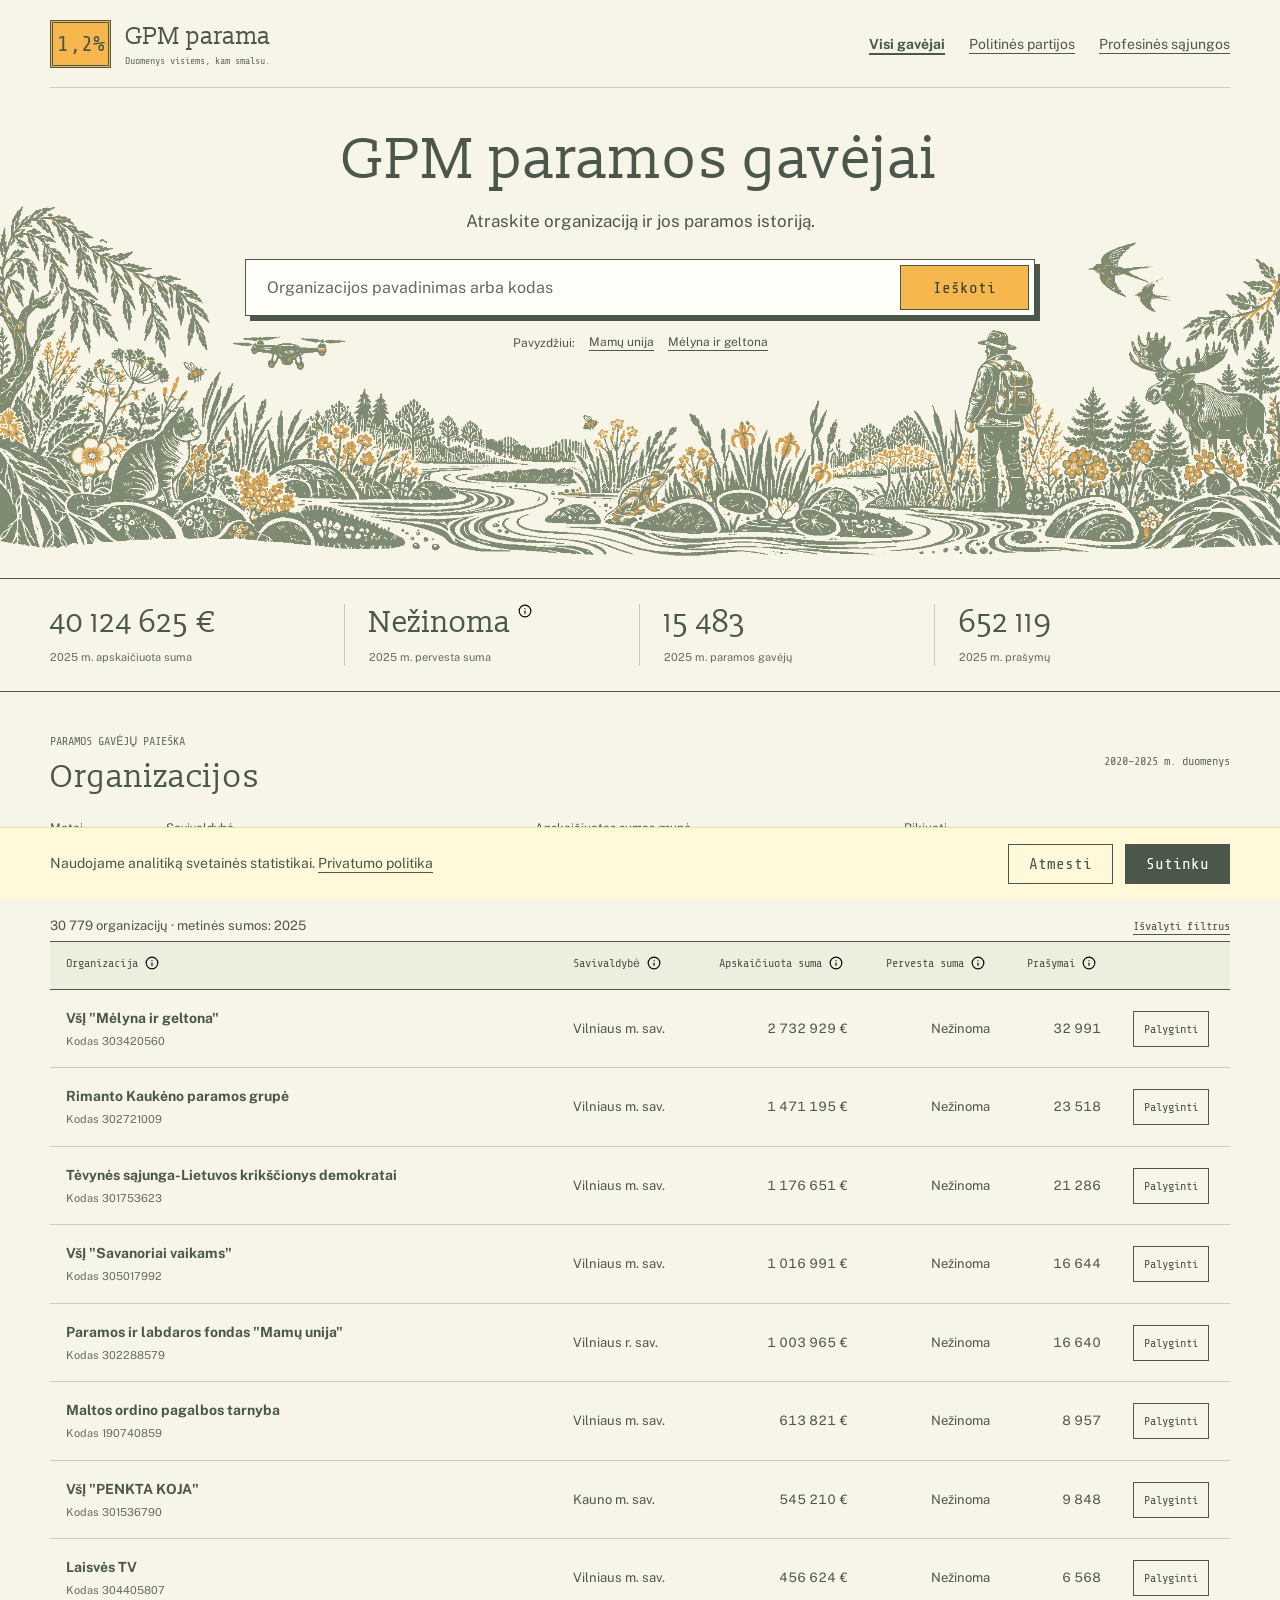
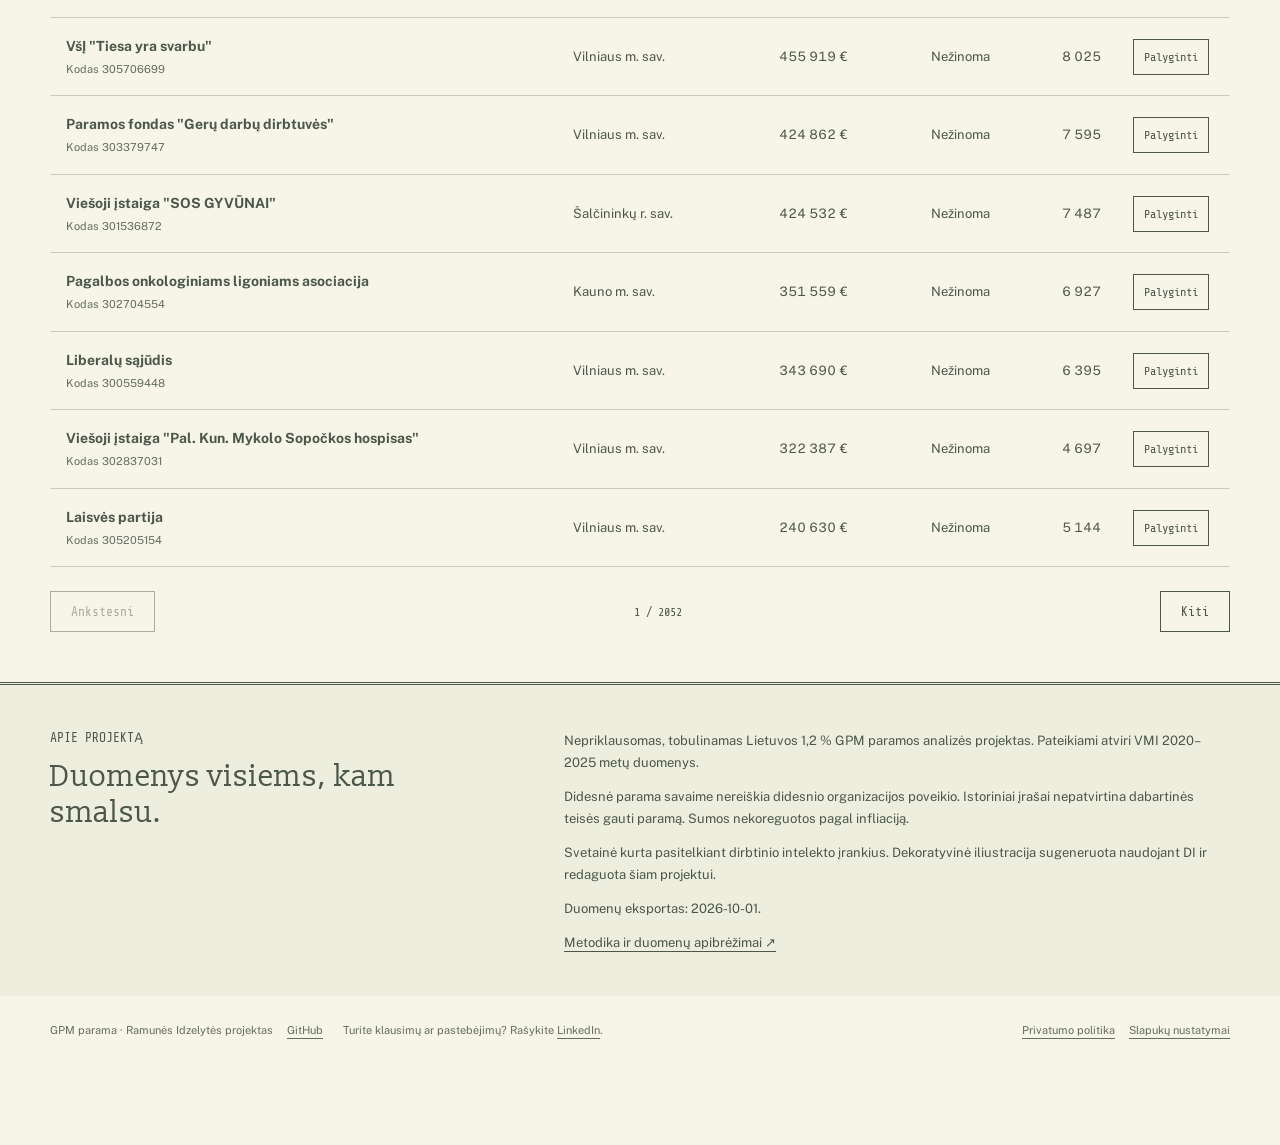
<file: index.html>
<!doctype html>
<html lang="lt">
<head>
  <meta charset="utf-8"><meta name="viewport" content="width=device-width,initial-scale=1">
  <meta name="description" content="Lietuvos GPM paramos gavėjai: organizacijų paieška, 2020–2025 m. finansavimo istorija ir palyginimas.">
  <title>GPM parama · Organizacijų paieška</title>
  <link rel="stylesheet" href="styles.css?v=term-help-2">
  <link rel="preload" href="assets/fonts/publicsans/PublicSans-Regular.ttf" as="font" type="font/ttf" crossorigin>
  <link rel="preload" href="assets/fonts/slabo13px/Slabo13px-Regular.ttf" as="font" type="font/ttf" crossorigin>
  <script defer src="vendor/chart.umd.js"></script><script defer src="terms.js?v=4"></script><script defer src="app.js?v=unknown-help-1"></script>
</head>
<body>
<a class="skip" href="#results">Pereiti prie rezultatų</a>
<header class="header wrap">
  <a class="brand" href="#"><span class="brand-mark">1,2%</span><span>GPM parama<small>Duomenys visiems, kam smalsu.</small></span></a>
<nav class="recipient-pages" aria-label="Paramos gavėjų grupės">
  <a href="index.html" aria-current="page">Visi gavėjai</a>
  <a href="politines-partijos.html">Politinės partijos</a>
  <a href="profesines-sajungos.html">Profesinės sąjungos</a>
</nav>
</header>
<main>
<section class="hero" aria-labelledby="hero-title">
  <img class="hero-photo" src="assets/river-linocut-exact.png" alt="" fetchpriority="high" width="2172" height="724">
  <div class="wrap hero-content">
    <h1 id="hero-title">GPM paramos gavėjai</h1>
    <p class="hero-description">Atraskite organizaciją ir jos paramos istoriją.</p>
    <form id="search-form" role="search">
      <label for="search" class="sr-only">Organizacijos pavadinimas arba kodas</label>
      <input id="search" type="search" placeholder="Organizacijos pavadinimas arba kodas" autocomplete="off" maxlength="160" disabled>
      <button type="submit" disabled id="search-button">Ieškoti</button>
    </form>
    <div class="examples"><span>Pavyzdžiui:</span><button data-query="Mamų unija">Mamų unija</button><button data-query="Mėlyna ir geltona">Mėlyna ir geltona</button></div>
  </div>
</section>
<section class="stats-band" aria-label="Pasirinktų metų apžvalga"><div class="wrap stats" id="stats"><p>Įkeliami duomenys…</p></div></section>
<section class="wrap directory" id="results" tabindex="-1">
  <div class="section-heading"><div><p class="eyebrow">PARAMOS GAVĖJŲ PAIEŠKA</p><h2>Organizacijos</h2></div><span class="status-label">2020–2025 m. duomenys</span></div>
  <div class="filters">
    <label>Metai<select id="year" disabled></select></label>
    <label>Savivaldybė<select id="municipality" disabled><option value="">Visos savivaldybės</option></select></label>
    <label>Apskaičiuotos sumos grupė<select id="size" disabled><option value="">Visi dydžiai</option><option value="0">Labai maža: 0–1 000 €</option><option value="1">Maža: &gt;1 000–10 000 €</option><option value="2">Vidutinė: &gt;10 000–50 000 €</option><option value="3">Didelė: &gt;50 000–100 000 €</option><option value="4">Labai didelė: &gt;100 000 €</option></select></label>
    <label>Rikiuoti<select id="sort" disabled><option value="amount">Apskaičiuota suma: nuo didžiausios</option><option value="transferred">Pervesta suma: nuo didžiausios</option><option value="name">Pavadinimas: A–Ž</option><option value="requests">Prašymai: nuo didžiausio</option></select></label>
  </div>
  <div class="result-meta"><p id="result-count" role="status" aria-live="polite">Įkeliama…</p><button class="text-button" id="reset">Išvalyti filtrus</button></div>
  <div id="error" role="alert" hidden><p>Nepavyko įkelti duomenų. Patikrinkite ryšį ir bandykite dar kartą.</p><button id="retry">Bandyti dar kartą</button></div>
  <div class="table-scroll"><table class="results-table"><thead><tr><th scope="col">Organizacija</th><th scope="col">Savivaldybė</th><th scope="col" class="numeric">Apskaičiuota suma</th><th scope="col" class="numeric">Pervesta suma</th><th scope="col" class="numeric">Prašymai</th><th scope="col"><span class="sr-only">Palyginimas</span></th></tr></thead><tbody id="result-body"></tbody></table></div>
  <div id="empty" class="empty" hidden><h3>Organizacijų nerasta</h3><p>Pabandykite kitą pavadinimą arba išvalykite filtrus.</p></div>
  <div class="pagination"><button id="previous" class="secondary" disabled>Ankstesni</button><span id="page-label"></span><button id="next" class="secondary" disabled>Kiti</button></div>
</section>
<section id="detail" class="detail-band" hidden tabindex="-1"><div class="wrap">
  <div class="section-heading"><div><p class="eyebrow" id="detail-kind">ORGANIZACIJOS ISTORIJA</p><h2 id="detail-title"></h2><p id="detail-subtitle"></p></div><button id="close-detail" class="secondary">Uždaryti</button></div>
  <div id="selected-list" class="selected-list"></div>
  <div class="chart-heading"><h3 id="chart-title">Apskaičiuota suma</h3><label>Rodiklis <select id="chart-measure"><option value="1">Apskaičiuota suma</option><option value="3">Pervesta suma</option></select></label></div>
  <div class="chart-container"><canvas id="history-chart" role="img" aria-label="Metinė organizacijų parama. Tikslios reikšmės pateiktos lentelėje žemiau."></canvas></div>
  <p id="chart-error" hidden>Diagramos įkelti nepavyko. Duomenys pateikti lentelėje.</p>
  <div class="detail-actions"><h3>Metų duomenys</h3><button class="secondary" id="share">Kopijuoti nuorodą</button></div>
  <p id="share-status" role="status"></p>
  <div class="table-scroll"><table id="history-table"><thead><tr><th>Organizacija</th><th>Metai</th><th class="numeric">Apskaičiuota suma</th><th class="numeric">Pervesta suma</th><th class="numeric">Prašymai</th><th class="numeric">Apskaičiuota vienam prašymui</th></tr></thead><tbody></tbody></table></div>
</div></section>
<section class="about-band" id="about"><div class="wrap about-grid"><div><p class="eyebrow">APIE PROJEKTĄ</p><h2>Duomenys visiems, kam smalsu.</h2></div><div>
  <p>Nepriklausomas, tobulinamas Lietuvos 1,2 % GPM paramos analizės projektas. Pateikiami atviri VMI 2020–2025 metų duomenys.</p>
  <p>Didesnė parama savaime nereiškia didesnio organizacijos poveikio. Istoriniai įrašai nepatvirtina dabartinės teisės gauti paramą. Sumos nekoreguotos pagal infliaciją.</p>
  <p>Svetainė kurta pasitelkiant dirbtinio intelekto įrankius. Dekoratyvinė iliustracija sugeneruota naudojant DI ir redaguota šiam projektui.</p>
  <p id="data-date"></p><a href="https://github.com/Ramuneid/lithuania-gpm-support-analysis/blob/main/METHODOLOGY.md" target="_blank" rel="noopener">Metodika ir duomenų apibrėžimai ↗</a>
</div></div></section>
</main>
<aside id="compare-tray" class="compare-tray" hidden aria-label="Pasirinktos organizacijos"><div class="wrap"><span id="tray-label"></span><div><button id="clear-compare" class="text-button">Išvalyti</button><button id="open-compare">Palyginti</button></div></div></aside>
<div class="sr-only" id="notice" role="status" aria-live="polite"></div>
<footer class="wrap footer">
  <div class="footer-project"><span>GPM parama · Ramunės Idzelytės projektas</span><a href="https://github.com/Ramuneid/lithuania-gpm-support-analysis">GitHub</a></div>
  <div class="footer-contact">Turite klausimų ar pastebėjimų? Rašykite <a href="https://www.linkedin.com/in/idzelyte" target="_blank" rel="noopener noreferrer">LinkedIn</a>.</div>
  <div class="footer-privacy"><a href="privatumo-politika.html">Privatumo politika</a><button type="button" class="text-button" data-consent-settings hidden>Slapukų nustatymai</button></div>
</footer>
<noscript><p class="wrap">Paieškai reikalingas JavaScript. Analizės užrašinės prieinamos projekto GitHub saugykloje.</p></noscript>
<script defer src="consent.js?v=2"></script>
</body></html>
</file>
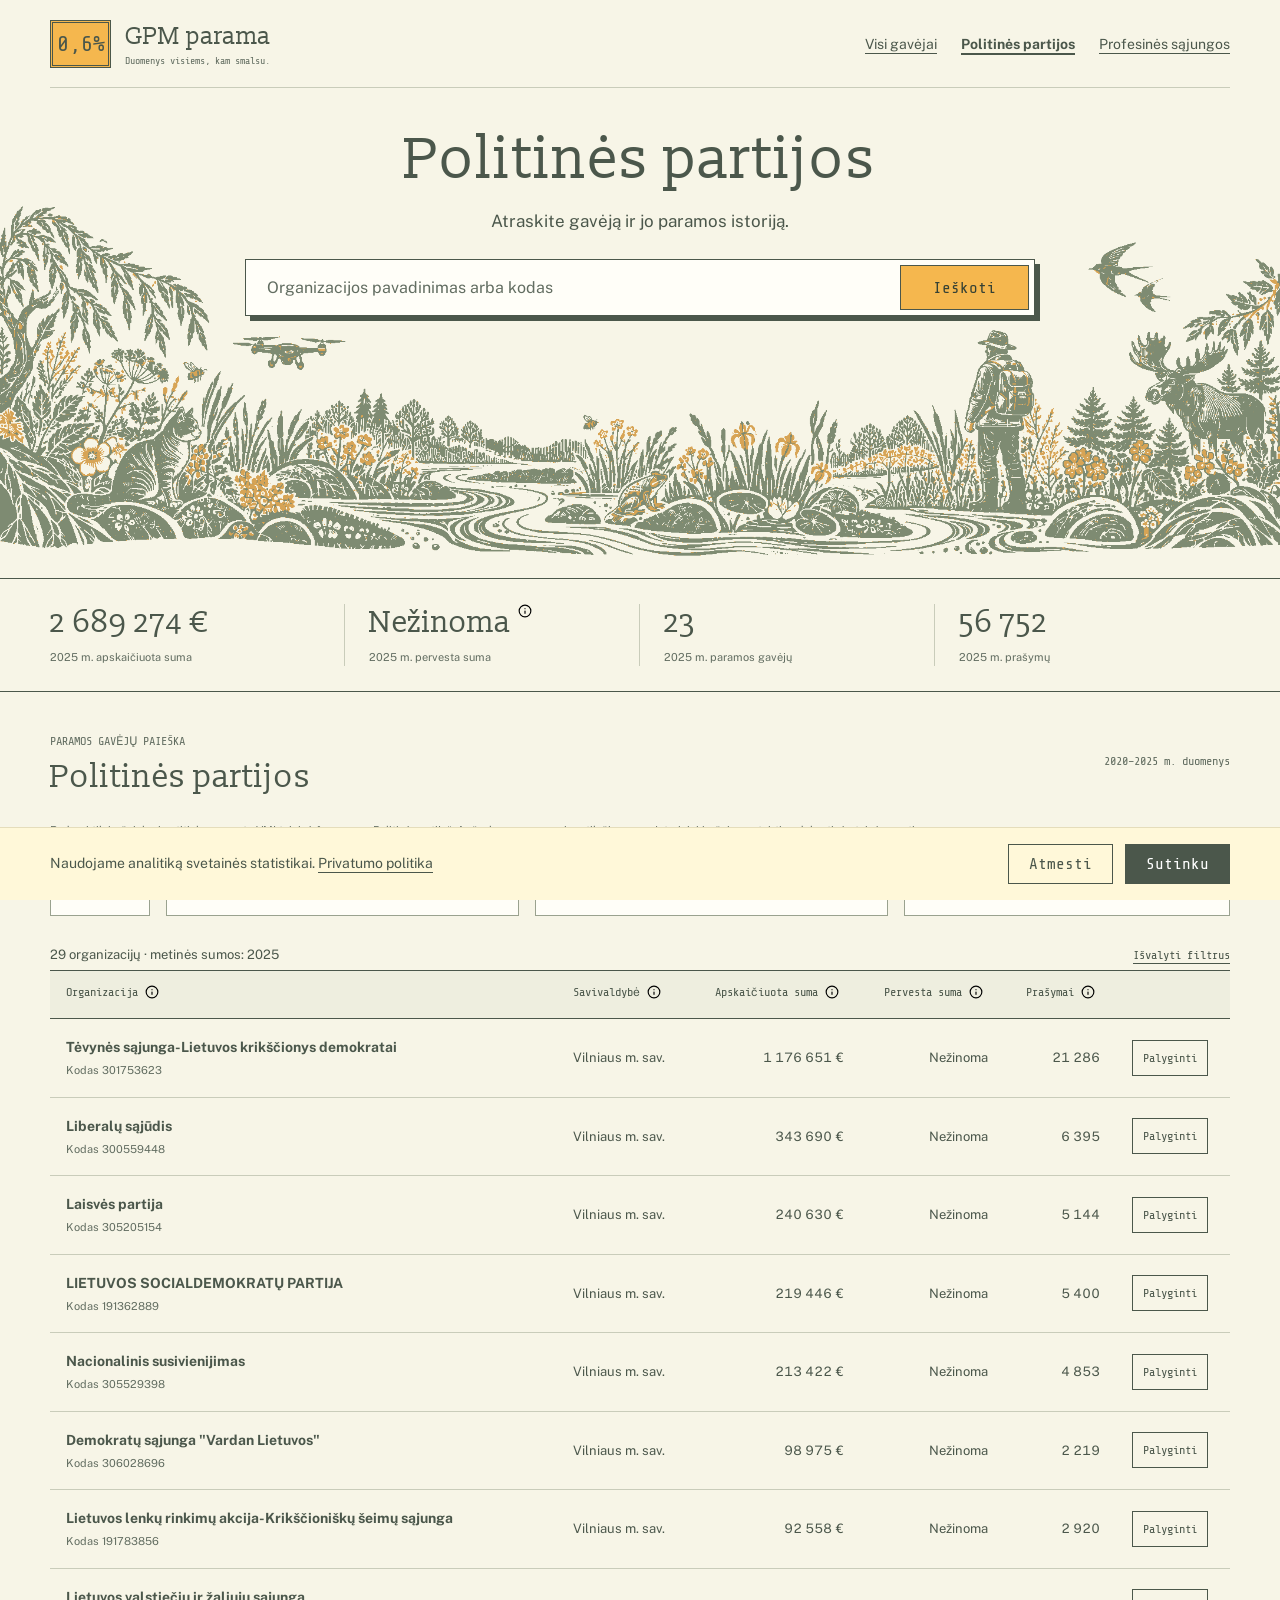
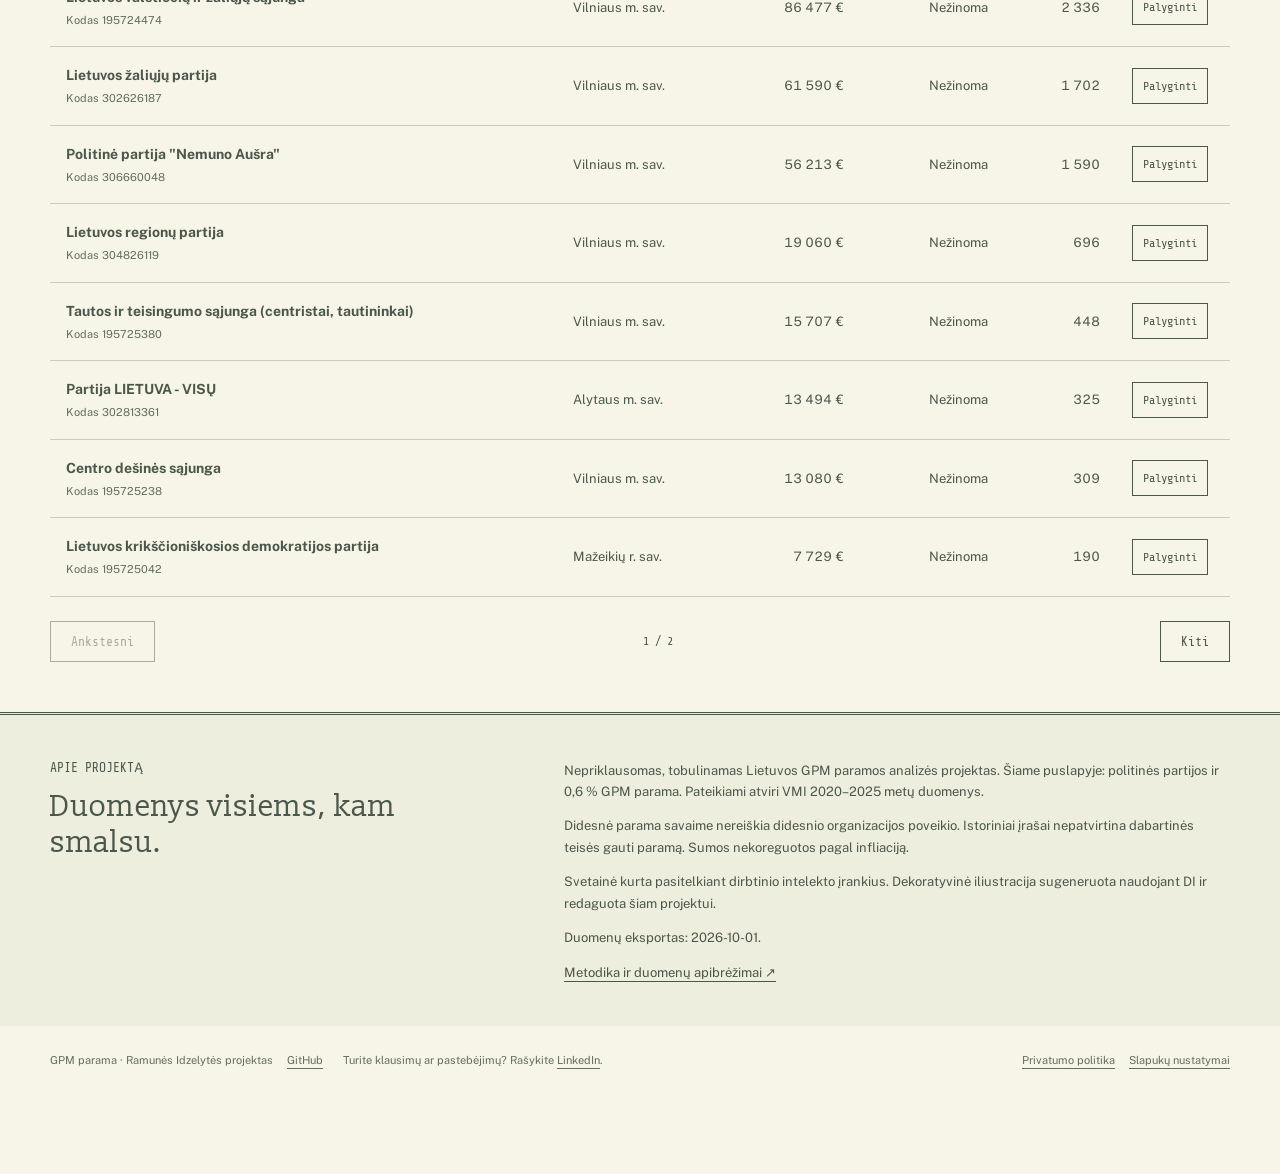
<file: politines-partijos.html>
<!doctype html>
<html lang="lt">
<head>
  <meta charset="utf-8"><meta name="viewport" content="width=device-width,initial-scale=1">
  <meta name="description" content="Politinės partijos: 0,6 % GPM parama, gavėjų paieška, 2020–2025 m. istorija ir palyginimas.">
  <title>Politinės partijos · 0,6 % GPM parama</title>
  <link rel="stylesheet" href="styles.css?v=term-help-2">
  <link rel="preload" href="assets/fonts/publicsans/PublicSans-Regular.ttf" as="font" type="font/ttf" crossorigin>
  <link rel="preload" href="assets/fonts/slabo13px/Slabo13px-Regular.ttf" as="font" type="font/ttf" crossorigin>
  <script defer src="vendor/chart.umd.js"></script><script defer src="terms.js?v=4"></script><script defer src="app.js?v=unknown-help-1"></script>
</head>
<body data-scope="parties">
<a class="skip" href="#results">Pereiti prie rezultatų</a>
<header class="header wrap">
  <a class="brand" href="index.html"><span class="brand-mark">0,6%</span><span>GPM parama<small>Duomenys visiems, kam smalsu.</small></span></a>
<nav class="recipient-pages" aria-label="Paramos gavėjų grupės">
  <a href="index.html">Visi gavėjai</a>
  <a href="politines-partijos.html" aria-current="page">Politinės partijos</a>
  <a href="profesines-sajungos.html">Profesinės sąjungos</a>
</nav>
</header>
<main>
<section class="hero" aria-labelledby="hero-title">
  <img class="hero-photo" src="assets/river-linocut-exact.png" alt="" fetchpriority="high" width="2172" height="724">
  <div class="wrap hero-content">
    <h1 id="hero-title">Politinės partijos</h1>
    <p class="hero-description">Atraskite gavėją ir jo paramos istoriją.</p>
    <form id="search-form" role="search">
      <label for="search" class="sr-only">Organizacijos pavadinimas arba kodas</label>
      <input id="search" type="search" placeholder="Organizacijos pavadinimas arba kodas" autocomplete="off" maxlength="160" disabled>
      <button type="submit" disabled id="search-button">Ieškoti</button>
    </form>

  </div>
</section>
<section class="stats-band" aria-label="Pasirinktų metų apžvalga"><div class="wrap stats" id="stats"><p>Įkeliami duomenys…</p></div></section>
<section class="wrap directory" id="results" tabindex="-1">
  <div class="section-heading"><div><p class="eyebrow">PARAMOS GAVĖJŲ PAIEŠKA</p><h2>Politinės partijos</h2></div><span class="status-label">2020–2025 m. duomenys</span></div>
  <p class="footnote">Rodomi tik įrašai, kurių atitinkamų metų VMI teisinė forma yra „Politinė partija“. Apžvalgos sumos apima tik šią grupę. Istoriniai įrašai nepatvirtina dabartinės teisės gauti paramą.</p>
  <div class="filters">
    <label>Metai<select id="year" disabled></select></label>
    <label>Savivaldybė<select id="municipality" disabled><option value="">Visos savivaldybės</option></select></label>
    <label>Apskaičiuotos sumos grupė<select id="size" disabled><option value="">Visi dydžiai</option><option value="0">Labai maža: 0–1 000 €</option><option value="1">Maža: &gt;1 000–10 000 €</option><option value="2">Vidutinė: &gt;10 000–50 000 €</option><option value="3">Didelė: &gt;50 000–100 000 €</option><option value="4">Labai didelė: &gt;100 000 €</option></select></label>
    <label>Rikiuoti<select id="sort" disabled><option value="amount">Apskaičiuota suma: nuo didžiausios</option><option value="transferred">Pervesta suma: nuo didžiausios</option><option value="name">Pavadinimas: A–Ž</option><option value="requests">Prašymai: nuo didžiausio</option></select></label>
  </div>
  <div class="result-meta"><p id="result-count" role="status" aria-live="polite">Įkeliama…</p><button class="text-button" id="reset">Išvalyti filtrus</button></div>
  <div id="error" role="alert" hidden><p>Nepavyko įkelti duomenų. Patikrinkite ryšį ir bandykite dar kartą.</p><button id="retry">Bandyti dar kartą</button></div>
  <div class="table-scroll"><table class="results-table"><thead><tr><th scope="col">Organizacija</th><th scope="col">Savivaldybė</th><th scope="col" class="numeric">Apskaičiuota suma</th><th scope="col" class="numeric">Pervesta suma</th><th scope="col" class="numeric">Prašymai</th><th scope="col"><span class="sr-only">Palyginimas</span></th></tr></thead><tbody id="result-body"></tbody></table></div>
  <div id="empty" class="empty" hidden><h3>Organizacijų nerasta</h3><p>Pabandykite kitą pavadinimą arba išvalykite filtrus.</p></div>
  <div class="pagination"><button id="previous" class="secondary" disabled>Ankstesni</button><span id="page-label"></span><button id="next" class="secondary" disabled>Kiti</button></div>
</section>
<section id="detail" class="detail-band" hidden tabindex="-1"><div class="wrap">
  <div class="section-heading"><div><p class="eyebrow" id="detail-kind">ORGANIZACIJOS ISTORIJA</p><h2 id="detail-title"></h2><p id="detail-subtitle"></p></div><button id="close-detail" class="secondary">Uždaryti</button></div>
  <div id="selected-list" class="selected-list"></div>
  <div class="chart-heading"><h3 id="chart-title">Apskaičiuota suma</h3><label>Rodiklis <select id="chart-measure"><option value="1">Apskaičiuota suma</option><option value="3">Pervesta suma</option></select></label></div>
  <div class="chart-container"><canvas id="history-chart" role="img" aria-label="Metinė organizacijų parama. Tikslios reikšmės pateiktos lentelėje žemiau."></canvas></div>
  <p id="chart-error" hidden>Diagramos įkelti nepavyko. Duomenys pateikti lentelėje.</p>
  <div class="detail-actions"><h3>Metų duomenys</h3><button class="secondary" id="share">Kopijuoti nuorodą</button></div>
  <p id="share-status" role="status"></p>
  <div class="table-scroll"><table id="history-table"><thead><tr><th>Organizacija</th><th>Metai</th><th class="numeric">Apskaičiuota suma</th><th class="numeric">Pervesta suma</th><th class="numeric">Prašymai</th><th class="numeric">Apskaičiuota vienam prašymui</th></tr></thead><tbody></tbody></table></div>
</div></section>
<section class="about-band" id="about"><div class="wrap about-grid"><div><p class="eyebrow">APIE PROJEKTĄ</p><h2>Duomenys visiems, kam smalsu.</h2></div><div>
  <p>Nepriklausomas, tobulinamas Lietuvos GPM paramos analizės projektas. Šiame puslapyje: politinės partijos ir 0,6 % GPM parama. Pateikiami atviri VMI 2020–2025 metų duomenys.</p>
  <p>Didesnė parama savaime nereiškia didesnio organizacijos poveikio. Istoriniai įrašai nepatvirtina dabartinės teisės gauti paramą. Sumos nekoreguotos pagal infliaciją.</p>
  <p>Svetainė kurta pasitelkiant dirbtinio intelekto įrankius. Dekoratyvinė iliustracija sugeneruota naudojant DI ir redaguota šiam projektui.</p>
  <p id="data-date"></p><a href="https://github.com/Ramuneid/lithuania-gpm-support-analysis/blob/main/METHODOLOGY.md" target="_blank" rel="noopener">Metodika ir duomenų apibrėžimai ↗</a>
</div></div></section>
</main>
<aside id="compare-tray" class="compare-tray" hidden aria-label="Pasirinktos organizacijos"><div class="wrap"><span id="tray-label"></span><div><button id="clear-compare" class="text-button">Išvalyti</button><button id="open-compare">Palyginti</button></div></div></aside>
<div class="sr-only" id="notice" role="status" aria-live="polite"></div>
<footer class="wrap footer">
  <div class="footer-project"><span>GPM parama · Ramunės Idzelytės projektas</span><a href="https://github.com/Ramuneid/lithuania-gpm-support-analysis">GitHub</a></div>
  <div class="footer-contact">Turite klausimų ar pastebėjimų? Rašykite <a href="https://www.linkedin.com/in/idzelyte" target="_blank" rel="noopener noreferrer">LinkedIn</a>.</div>
  <div class="footer-privacy"><a href="privatumo-politika.html">Privatumo politika</a><button type="button" class="text-button" data-consent-settings hidden>Slapukų nustatymai</button></div>
</footer>
<noscript><p class="wrap">Paieškai reikalingas JavaScript. Analizės užrašinės prieinamos projekto GitHub saugykloje.</p></noscript>
<script defer src="consent.js?v=2"></script>
</body></html>
</file>
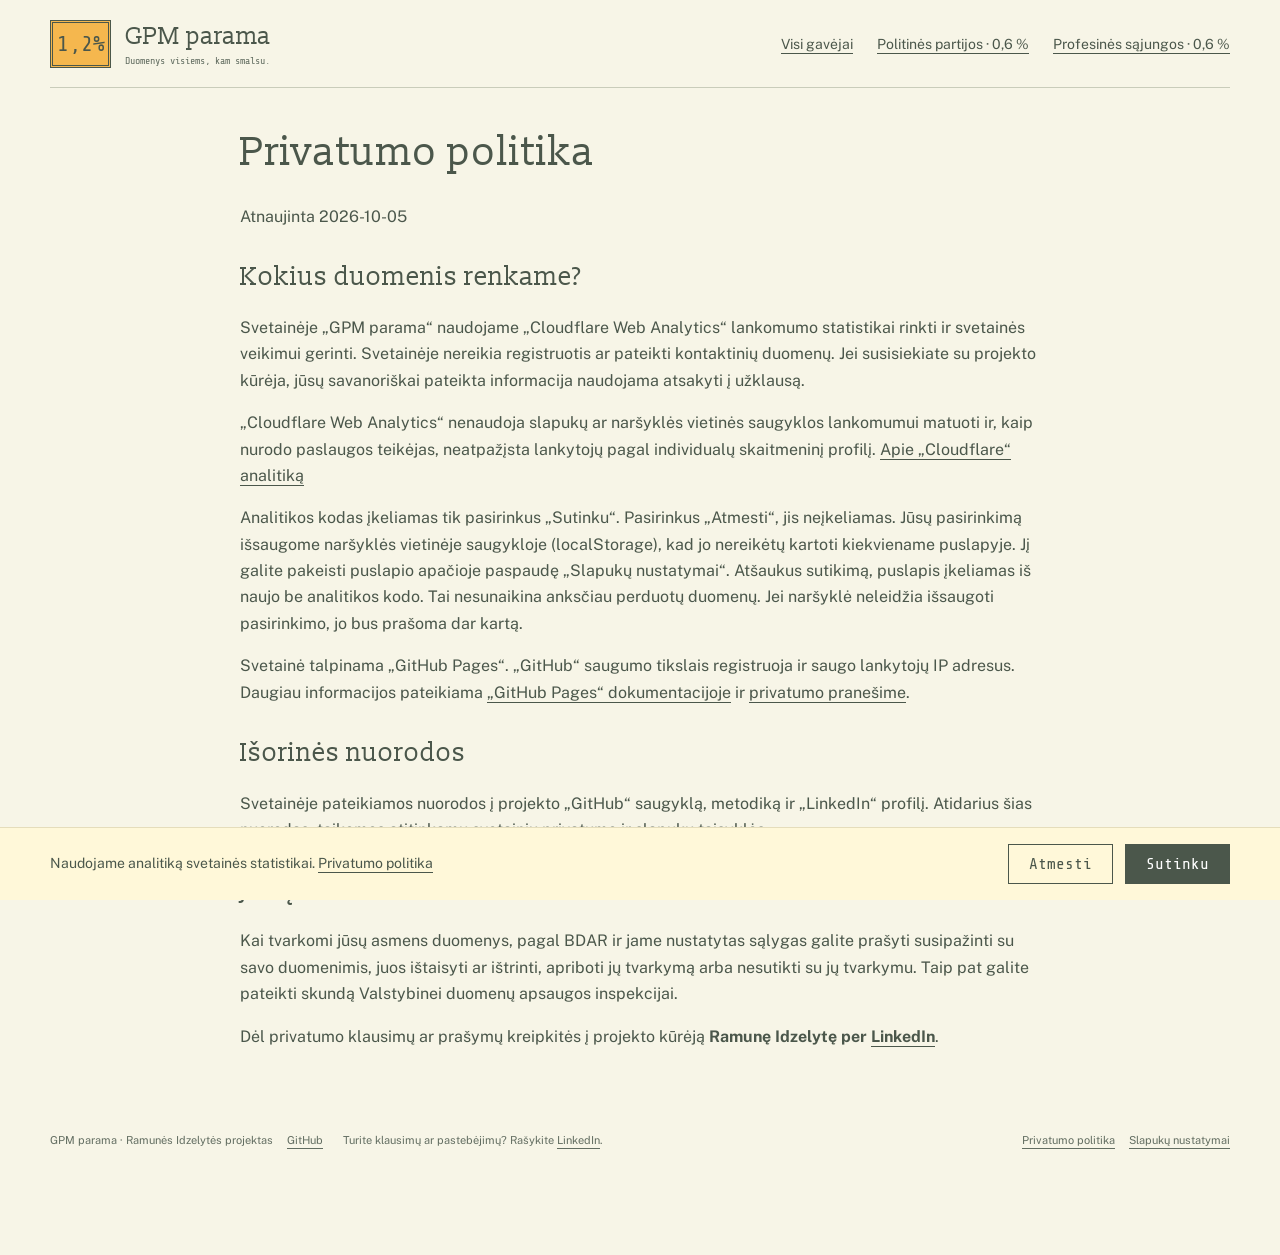
<file: privatumo-politika.html>
<!doctype html>
<html lang="lt">
<head>
  <meta charset="utf-8">
  <meta name="viewport" content="width=device-width,initial-scale=1">
  <title>Privatumo politika · GPM parama</title>
  <link rel="stylesheet" href="styles.css?v=term-help-2">
</head>
<body>
<a class="skip" href="#privacy">Pereiti prie turinio</a>
<header class="header wrap">
  <a class="brand" href="index.html"><span class="brand-mark">1,2%</span><span>GPM parama<small>Duomenys visiems, kam smalsu.</small></span></a>
  <nav class="recipient-pages" aria-label="Paramos gavėjų grupės">
    <a href="index.html">Visi gavėjai</a>
    <a href="politines-partijos.html">Politinės partijos · 0,6 %</a>
    <a href="profesines-sajungos.html">Profesinės sąjungos · 0,6 %</a>
  </nav>
</header>
<main id="privacy" class="wrap privacy-content">
  <h1>Privatumo politika</h1>
  <p>Atnaujinta 2026-10-05</p>
  <h2>Kokius duomenis renkame?</h2>
  <p>Svetainėje „GPM parama“ naudojame „Cloudflare Web Analytics“ lankomumo statistikai rinkti ir svetainės veikimui gerinti. Svetainėje nereikia registruotis ar pateikti kontaktinių duomenų. Jei susisiekiate su projekto kūrėja, jūsų savanoriškai pateikta informacija naudojama atsakyti į užklausą.</p>
  <p>„Cloudflare Web Analytics“ nenaudoja slapukų ar naršyklės vietinės saugyklos lankomumui matuoti ir, kaip nurodo paslaugos teikėjas, neatpažįsta lankytojų pagal individualų skaitmeninį profilį. <a href="https://developers.cloudflare.com/web-analytics/data-metrics/core-web-vitals/">Apie „Cloudflare“ analitiką</a></p>
  <p>Analitikos kodas įkeliamas tik pasirinkus „Sutinku“. Pasirinkus „Atmesti“, jis neįkeliamas. Jūsų pasirinkimą išsaugome naršyklės vietinėje saugykloje (localStorage), kad jo nereikėtų kartoti kiekviename puslapyje. Jį galite pakeisti puslapio apačioje paspaudę „Slapukų nustatymai“. Atšaukus sutikimą, puslapis įkeliamas iš naujo be analitikos kodo. Tai nesunaikina anksčiau perduotų duomenų. Jei naršyklė neleidžia išsaugoti pasirinkimo, jo bus prašoma dar kartą.</p>
  <p>Svetainė talpinama „GitHub Pages“. „GitHub“ saugumo tikslais registruoja ir saugo lankytojų IP adresus. Daugiau informacijos pateikiama <a href="https://docs.github.com/en/pages/getting-started-with-github-pages/what-is-github-pages">„GitHub Pages“ dokumentacijoje</a> ir <a href="https://docs.github.com/en/site-policy/privacy-policies/github-general-privacy-statement">privatumo pranešime</a>.</p>
  <h2>Išorinės nuorodos</h2>
  <p>Svetainėje pateikiamos nuorodos į projekto „GitHub“ saugyklą, metodiką ir „LinkedIn“ profilį. Atidarius šias nuorodas, taikomos atitinkamų svetainių privatumo ir slapukų taisyklės.</p>
  <h2>Jūsų teisės</h2>
  <p>Kai tvarkomi jūsų asmens duomenys, pagal BDAR ir jame nustatytas sąlygas galite prašyti susipažinti su savo duomenimis, juos ištaisyti ar ištrinti, apriboti jų tvarkymą arba nesutikti su jų tvarkymu. Taip pat galite pateikti skundą Valstybinei duomenų apsaugos inspekcijai.</p>
  <p>Dėl privatumo klausimų ar prašymų kreipkitės į projekto kūrėją <strong>Ramunę Idzelytę per <a href="https://www.linkedin.com/in/idzelyte">LinkedIn</a></strong>.</p>
</main>
<footer class="wrap footer">
  <div class="footer-project"><span>GPM parama · Ramunės Idzelytės projektas</span><a href="https://github.com/Ramuneid/lithuania-gpm-support-analysis">GitHub</a></div>
  <div class="footer-contact">Turite klausimų ar pastebėjimų? Rašykite <a href="https://www.linkedin.com/in/idzelyte" target="_blank" rel="noopener noreferrer">LinkedIn</a>.</div>
  <div class="footer-privacy"><a href="privatumo-politika.html">Privatumo politika</a><button type="button" class="text-button" data-consent-settings hidden>Slapukų nustatymai</button></div>
</footer>
<script defer src="consent.js?v=2"></script>
</body>
</html>
</file>
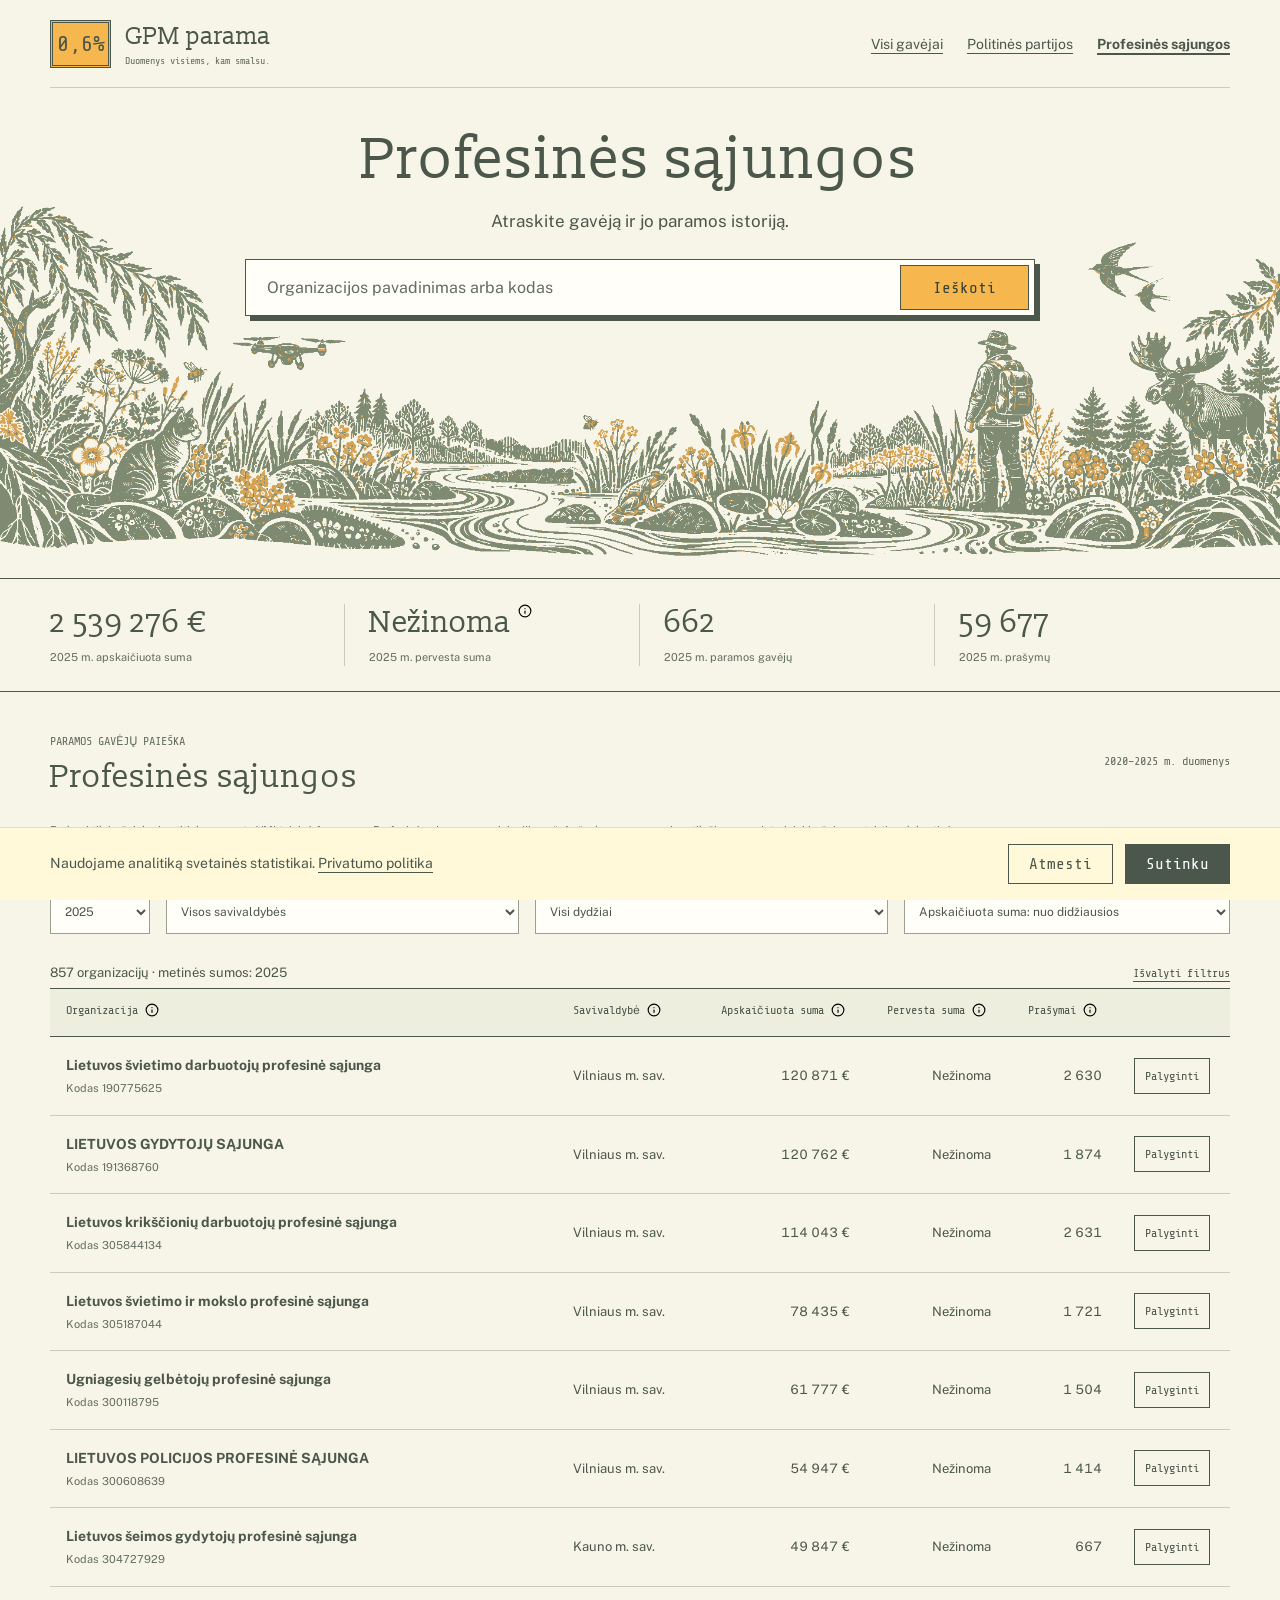
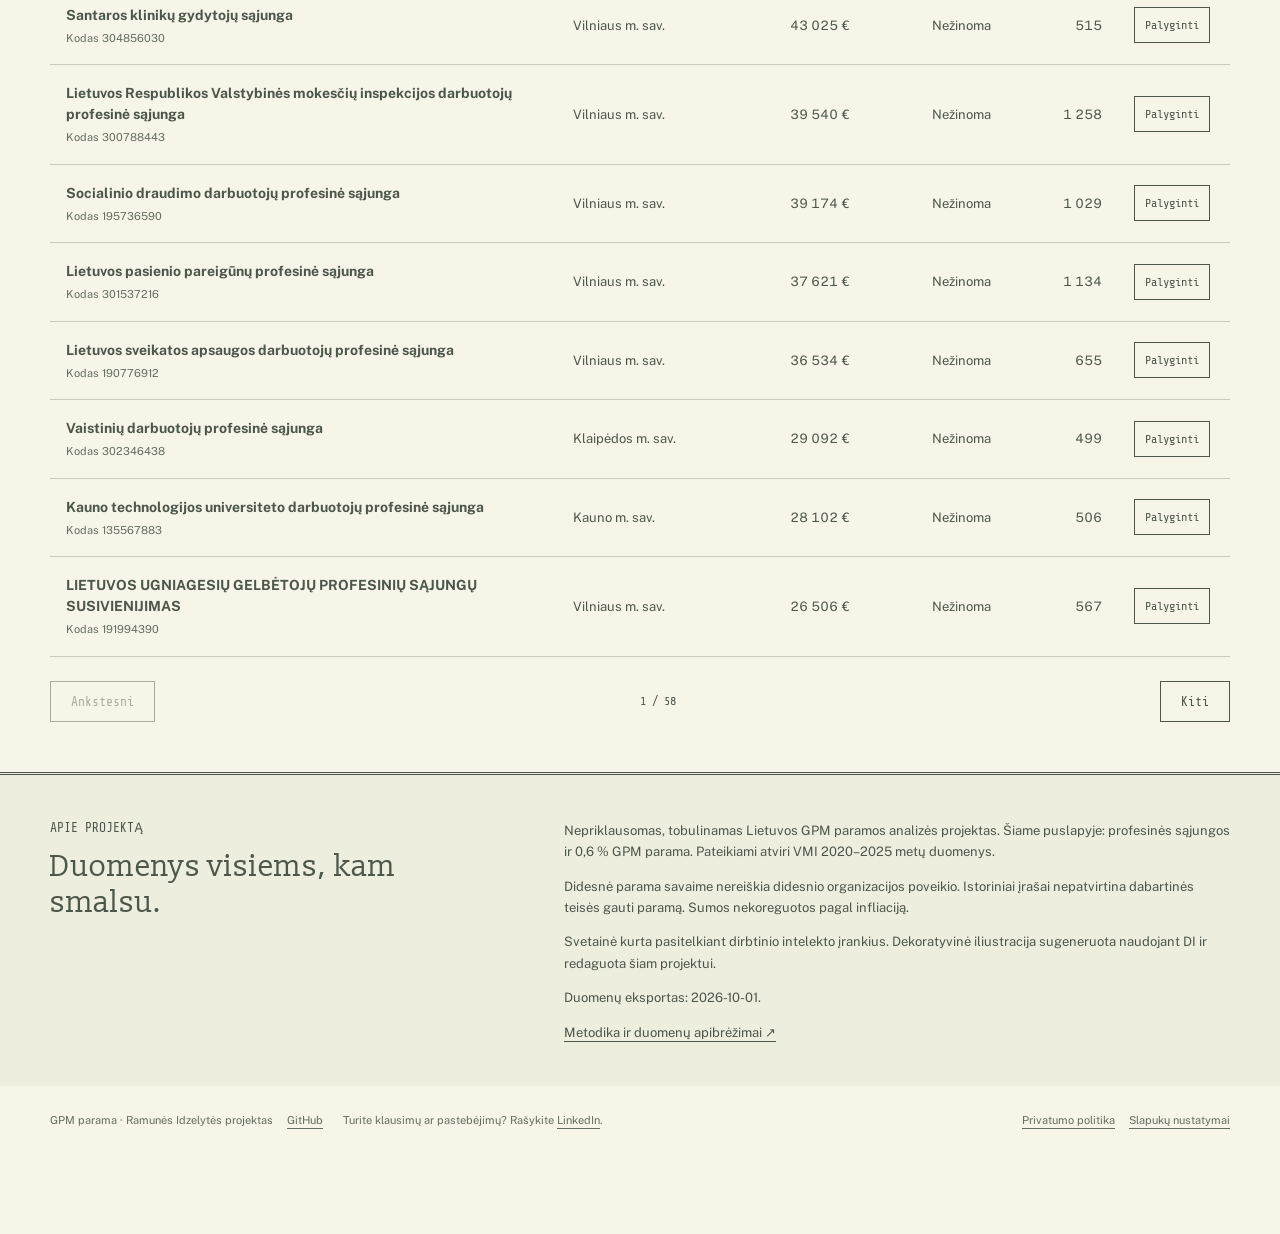
<file: profesines-sajungos.html>
<!doctype html>
<html lang="lt">
<head>
  <meta charset="utf-8"><meta name="viewport" content="width=device-width,initial-scale=1">
  <meta name="description" content="Profesinės sąjungos: 0,6 % GPM parama, gavėjų paieška, 2020–2025 m. istorija ir palyginimas.">
  <title>Profesinės sąjungos · 0,6 % GPM parama</title>
  <link rel="stylesheet" href="styles.css?v=term-help-2">
  <link rel="preload" href="assets/fonts/publicsans/PublicSans-Regular.ttf" as="font" type="font/ttf" crossorigin>
  <link rel="preload" href="assets/fonts/slabo13px/Slabo13px-Regular.ttf" as="font" type="font/ttf" crossorigin>
  <script defer src="vendor/chart.umd.js"></script><script defer src="terms.js?v=4"></script><script defer src="app.js?v=unknown-help-1"></script>
</head>
<body data-scope="unions">
<a class="skip" href="#results">Pereiti prie rezultatų</a>
<header class="header wrap">
  <a class="brand" href="index.html"><span class="brand-mark">0,6%</span><span>GPM parama<small>Duomenys visiems, kam smalsu.</small></span></a>
<nav class="recipient-pages" aria-label="Paramos gavėjų grupės">
  <a href="index.html">Visi gavėjai</a>
  <a href="politines-partijos.html">Politinės partijos</a>
  <a href="profesines-sajungos.html" aria-current="page">Profesinės sąjungos</a>
</nav>
</header>
<main>
<section class="hero" aria-labelledby="hero-title">
  <img class="hero-photo" src="assets/river-linocut-exact.png" alt="" fetchpriority="high" width="2172" height="724">
  <div class="wrap hero-content">
    <h1 id="hero-title">Profesinės sąjungos</h1>
    <p class="hero-description">Atraskite gavėją ir jo paramos istoriją.</p>
    <form id="search-form" role="search">
      <label for="search" class="sr-only">Organizacijos pavadinimas arba kodas</label>
      <input id="search" type="search" placeholder="Organizacijos pavadinimas arba kodas" autocomplete="off" maxlength="160" disabled>
      <button type="submit" disabled id="search-button">Ieškoti</button>
    </form>

  </div>
</section>
<section class="stats-band" aria-label="Pasirinktų metų apžvalga"><div class="wrap stats" id="stats"><p>Įkeliami duomenys…</p></div></section>
<section class="wrap directory" id="results" tabindex="-1">
  <div class="section-heading"><div><p class="eyebrow">PARAMOS GAVĖJŲ PAIEŠKA</p><h2>Profesinės sąjungos</h2></div><span class="status-label">2020–2025 m. duomenys</span></div>
  <p class="footnote">Rodomi tik įrašai, kurių atitinkamų metų VMI teisinė forma yra „Profesinė sąjunga ar susivienijimas“. Apžvalgos sumos apima tik šią grupę. Istoriniai įrašai nepatvirtina dabartinės teisės gauti paramą.</p>
  <div class="filters">
    <label>Metai<select id="year" disabled></select></label>
    <label>Savivaldybė<select id="municipality" disabled><option value="">Visos savivaldybės</option></select></label>
    <label>Apskaičiuotos sumos grupė<select id="size" disabled><option value="">Visi dydžiai</option><option value="0">Labai maža: 0–1 000 €</option><option value="1">Maža: &gt;1 000–10 000 €</option><option value="2">Vidutinė: &gt;10 000–50 000 €</option><option value="3">Didelė: &gt;50 000–100 000 €</option><option value="4">Labai didelė: &gt;100 000 €</option></select></label>
    <label>Rikiuoti<select id="sort" disabled><option value="amount">Apskaičiuota suma: nuo didžiausios</option><option value="transferred">Pervesta suma: nuo didžiausios</option><option value="name">Pavadinimas: A–Ž</option><option value="requests">Prašymai: nuo didžiausio</option></select></label>
  </div>
  <div class="result-meta"><p id="result-count" role="status" aria-live="polite">Įkeliama…</p><button class="text-button" id="reset">Išvalyti filtrus</button></div>
  <div id="error" role="alert" hidden><p>Nepavyko įkelti duomenų. Patikrinkite ryšį ir bandykite dar kartą.</p><button id="retry">Bandyti dar kartą</button></div>
  <div class="table-scroll"><table class="results-table"><thead><tr><th scope="col">Organizacija</th><th scope="col">Savivaldybė</th><th scope="col" class="numeric">Apskaičiuota suma</th><th scope="col" class="numeric">Pervesta suma</th><th scope="col" class="numeric">Prašymai</th><th scope="col"><span class="sr-only">Palyginimas</span></th></tr></thead><tbody id="result-body"></tbody></table></div>
  <div id="empty" class="empty" hidden><h3>Organizacijų nerasta</h3><p>Pabandykite kitą pavadinimą arba išvalykite filtrus.</p></div>
  <div class="pagination"><button id="previous" class="secondary" disabled>Ankstesni</button><span id="page-label"></span><button id="next" class="secondary" disabled>Kiti</button></div>
</section>
<section id="detail" class="detail-band" hidden tabindex="-1"><div class="wrap">
  <div class="section-heading"><div><p class="eyebrow" id="detail-kind">ORGANIZACIJOS ISTORIJA</p><h2 id="detail-title"></h2><p id="detail-subtitle"></p></div><button id="close-detail" class="secondary">Uždaryti</button></div>
  <div id="selected-list" class="selected-list"></div>
  <div class="chart-heading"><h3 id="chart-title">Apskaičiuota suma</h3><label>Rodiklis <select id="chart-measure"><option value="1">Apskaičiuota suma</option><option value="3">Pervesta suma</option></select></label></div>
  <div class="chart-container"><canvas id="history-chart" role="img" aria-label="Metinė organizacijų parama. Tikslios reikšmės pateiktos lentelėje žemiau."></canvas></div>
  <p id="chart-error" hidden>Diagramos įkelti nepavyko. Duomenys pateikti lentelėje.</p>
  <div class="detail-actions"><h3>Metų duomenys</h3><button class="secondary" id="share">Kopijuoti nuorodą</button></div>
  <p id="share-status" role="status"></p>
  <div class="table-scroll"><table id="history-table"><thead><tr><th>Organizacija</th><th>Metai</th><th class="numeric">Apskaičiuota suma</th><th class="numeric">Pervesta suma</th><th class="numeric">Prašymai</th><th class="numeric">Apskaičiuota vienam prašymui</th></tr></thead><tbody></tbody></table></div>
</div></section>
<section class="about-band" id="about"><div class="wrap about-grid"><div><p class="eyebrow">APIE PROJEKTĄ</p><h2>Duomenys visiems, kam smalsu.</h2></div><div>
  <p>Nepriklausomas, tobulinamas Lietuvos GPM paramos analizės projektas. Šiame puslapyje: profesinės sąjungos ir 0,6 % GPM parama. Pateikiami atviri VMI 2020–2025 metų duomenys.</p>
  <p>Didesnė parama savaime nereiškia didesnio organizacijos poveikio. Istoriniai įrašai nepatvirtina dabartinės teisės gauti paramą. Sumos nekoreguotos pagal infliaciją.</p>
  <p>Svetainė kurta pasitelkiant dirbtinio intelekto įrankius. Dekoratyvinė iliustracija sugeneruota naudojant DI ir redaguota šiam projektui.</p>
  <p id="data-date"></p><a href="https://github.com/Ramuneid/lithuania-gpm-support-analysis/blob/main/METHODOLOGY.md" target="_blank" rel="noopener">Metodika ir duomenų apibrėžimai ↗</a>
</div></div></section>
</main>
<aside id="compare-tray" class="compare-tray" hidden aria-label="Pasirinktos organizacijos"><div class="wrap"><span id="tray-label"></span><div><button id="clear-compare" class="text-button">Išvalyti</button><button id="open-compare">Palyginti</button></div></div></aside>
<div class="sr-only" id="notice" role="status" aria-live="polite"></div>
<footer class="wrap footer">
  <div class="footer-project"><span>GPM parama · Ramunės Idzelytės projektas</span><a href="https://github.com/Ramuneid/lithuania-gpm-support-analysis">GitHub</a></div>
  <div class="footer-contact">Turite klausimų ar pastebėjimų? Rašykite <a href="https://www.linkedin.com/in/idzelyte" target="_blank" rel="noopener noreferrer">LinkedIn</a>.</div>
  <div class="footer-privacy"><a href="privatumo-politika.html">Privatumo politika</a><button type="button" class="text-button" data-consent-settings hidden>Slapukų nustatymai</button></div>
</footer>
<noscript><p class="wrap">Paieškai reikalingas JavaScript. Analizės užrašinės prieinamos projekto GitHub saugykloje.</p></noscript>
<script defer src="consent.js?v=2"></script>
</body></html>
</file>
<file: styles.css>
@font-face{font-family:"Public Sans";src:url("assets/fonts/publicsans/PublicSans-Regular.ttf") format("truetype");font-weight:400;font-style:normal;font-display:swap}
@font-face{font-family:"Public Sans";src:url("assets/fonts/publicsans/PublicSans-Bold.ttf") format("truetype");font-weight:600 900;font-style:normal;font-display:swap}
@font-face{font-family:"Slabo 13px";src:url("assets/fonts/slabo13px/Slabo13px-Regular.ttf") format("truetype");font-weight:400;font-style:normal;font-display:swap}
@font-face{font-family:"Share Tech Mono";src:url("assets/fonts/sharetechmono/ShareTechMono-Regular.ttf") format("truetype");font-weight:400;font-style:normal;font-display:swap}

:root{
  --ink:#4B574B;--teal:#4B574B;--honey:#E48C35;--gold:#F5B74E;
  --muted:#626D61;--line:#c9ccba;--paper:#F7F5E7;--wash:#eeeedf;
  --focus:#8C491F;--white:#fffef8;--mono:"Share Tech Mono","Public Sans",monospace;
  font-family:"Public Sans",Arial,sans-serif;color:var(--ink);background:var(--paper);
}
*{box-sizing:border-box;letter-spacing:0}
body{margin:0;padding-bottom:var(--consent-height,0px)}
.privacy-content{max-width:800px;padding-block:40px}
.privacy-content h1{font-size:40px}
.privacy-content h2{font-size:26px;margin-top:32px}
.consent-banner{position:fixed;bottom:0;left:0;right:0;z-index:100;background:#FFF8D9;border-top:1px solid #E5DDBB}
.consent-banner[hidden]{display:none}
.consent-inner{display:flex;align-items:center;justify-content:space-between;gap:24px;padding-block:16px}
.consent-inner p{margin:0;font-size:14px}
.consent-actions{display:flex;gap:12px;flex-shrink:0}
.consent-actions button{background:transparent;color:var(--ink);padding:10px 20px}
.consent-actions button:hover{background:#F5EBC1}
.consent-actions button[data-choice="accepted"]{background:var(--ink);color:#fff}
.consent-actions button[data-choice="accepted"]:hover{background:#364236}
body .compare-tray{bottom:var(--consent-height,0px)}
@media(max-width:760px){.consent-inner{flex-direction:column;align-items:stretch;gap:12px}.consent-actions button{flex:1}}
a{color:inherit;text-underline-offset:4px;text-decoration-thickness:1px}
button,input,select{font:inherit;border-radius:0}
button,a,input,select{touch-action:manipulation}
button{cursor:pointer;border:1px solid var(--ink);padding:12px 20px;background:var(--ink);color:white;font-family:var(--mono);font-weight:400;transition:background .15s,color .15s}
button:hover{background:#364236}
button:disabled{opacity:.45;cursor:default}
button:focus-visible,a:focus-visible,input:focus-visible,select:focus-visible{outline:3px solid var(--focus);outline-offset:4px}
input,select{min-width:0}
h1,h2,h3,p{margin-top:0}
h1,h2,h3{font-family:"Slabo 13px",Georgia,serif;font-weight:400;overflow-wrap:break-word}
h2{font-size:32px;line-height:1.2}
h3{font-size:22px}
p{line-height:1.65}
.wrap{width:min(1180px,calc(100% - 64px));margin-inline:auto}
.header{display:flex;align-items:center;justify-content:space-between;gap:24px;min-height:88px;border-bottom:1px solid var(--line)}
.brand{text-decoration:none;font-family:"Slabo 13px",Georgia,serif;font-size:24px;display:flex;align-items:center;gap:14px;flex-shrink:0}
.brand-mark{display:grid;place-items:center;width:61px;height:48px;border:3px double var(--ink);background:var(--gold);font:22px var(--mono)}
.brand small{display:block;font:10px var(--mono);margin-top:4px;color:var(--muted)}
.recipient-pages{display:flex;flex-wrap:wrap;justify-content:flex-end;gap:12px 24px;padding-block:16px;font-size:14px;margin-left:auto}
.recipient-pages a{white-space:nowrap}
.recipient-pages [aria-current="page"]{font-weight:700;text-decoration-thickness:2px}
.hero{position:relative;isolation:isolate;min-height:490px;display:flex;align-items:flex-start;overflow:hidden;background:var(--paper)}
.hero-photo{position:absolute;inset:auto 0 0;width:100%;height:auto;object-fit:contain;object-position:center bottom;z-index:-1}
.hero-content{text-align:center;padding-block:40px 190px}
.eyebrow{font:12px var(--mono);margin-bottom:14px}
.hero-edition{display:inline-block;padding:6px 10px;border-block:1px solid var(--ink);margin-bottom:20px}
.hero h1{font-size:58px;line-height:1.12;margin:0 auto 14px;max-width:900px}
.hero-description{font-size:17px;margin-bottom:24px}
.hero form{display:flex;max-width:790px;margin-inline:auto;background:var(--white);border:1px solid var(--ink);box-shadow:5px 5px 0 var(--ink);padding:5px;gap:6px}
.hero input{flex:1;width:0;background:transparent;border:0;color:var(--ink);padding:13px 16px;font-size:16px}
.hero input::placeholder{color:var(--muted);opacity:1}
.hero form button{background:var(--gold);color:#354134;border:1px solid var(--ink);padding-inline:32px;font-size:16px}
.hero form button:hover{background:var(--honey)}
.examples{display:flex;justify-content:center;gap:14px;align-items:center;flex-wrap:wrap;margin-top:18px;font-size:12px}
.examples button{border:0;border-bottom:1px solid var(--ink);background:transparent;padding:1px 0;color:var(--ink);font-family:inherit;font-size:12px}
.examples button:hover{box-shadow:0 3px 0 var(--gold)}
.stats-band{border-block:1px solid var(--ink)}
.stats{display:grid;grid-template-columns:repeat(4,minmax(0,1fr));padding-block:25px}
.stat{display:flex;flex-direction:column;gap:8px;padding-inline:24px;border-right:1px solid var(--line);min-width:0}
.stat:first-child{padding-left:0}
.stat:last-child{border-right:0}
.stat-value{font:30px "Slabo 13px",Georgia,serif;font-variant-numeric:tabular-nums;overflow-wrap:anywhere}
.stat-label{font-size:11px;color:var(--muted);line-height:1.5}
.directory{padding-block:42px 50px}
.section-heading{display:flex;justify-content:space-between;align-items:start;gap:20px;margin-bottom:25px}
.section-heading h2{margin-bottom:0}
.section-heading .eyebrow{margin-bottom:10px;color:var(--muted)}
.status-label{font:12px var(--mono);color:var(--muted);padding-top:20px}
.filters{display:grid;grid-template-columns:100px 1.3fr 1.3fr 1.2fr;gap:16px;padding-bottom:24px}
.filters label{font-size:12px;display:flex;flex-direction:column;gap:8px}
.filters select,.chart-heading select{background:var(--white);color:var(--ink);border:1px solid #9aA28f;height:44px;padding:0 10px;width:100%}
.result-meta{display:flex;align-items:center;justify-content:space-between;font-size:13px;gap:15px}
.result-meta p{margin:0}
.text-button{background:transparent;border:0;color:var(--ink);padding:8px 0;text-decoration:underline;text-underline-offset:4px}
.text-button:hover{background:transparent;color:var(--focus)}
.result-meta button{font-size:12px}
.table-scroll{overflow-x:auto;position:relative}
.term-label{display:inline-flex;align-items:flex-start;gap:2px}
.term-help{display:inline-flex;align-items:center;justify-content:center;flex:0 0 24px;width:24px;height:24px;margin-top:-5px;padding:5px;border:0;background:transparent;color:var(--ink);vertical-align:super}
.term-help:hover,.term-help[aria-expanded=true]{background:var(--gold)}
.term-help img{display:block;width:14px;height:14px}
.term-tooltip{position:fixed;z-index:200;width:300px;max-width:calc(100vw - 24px);max-height:calc(100dvh - 24px);overflow-y:auto;padding:12px 14px;border:1px solid var(--ink);background:var(--white);color:var(--ink);box-shadow:3px 3px 0 var(--line);font:13px/1.55 "Public Sans",Arial,sans-serif;white-space:normal;overflow-wrap:anywhere;text-align:left}
table{border-collapse:collapse;width:100%;font-size:13px;text-align:left}
th{background:var(--wash);border-block:1px solid var(--ink);font:12px var(--mono);padding:14px 16px;white-space:nowrap}
td{border-bottom:1px solid var(--line);padding:18px 16px;line-height:1.5}
td.numeric,th.numeric{text-align:right;font-variant-numeric:tabular-nums;white-space:nowrap}
.results-table th:first-child{width:43%}
.results-table tbody tr:hover{background:#f0ecd8}
.organization-link{text-decoration:none;font-weight:700;font-size:14px}
.organization-link:hover{text-decoration:underline}
td small{display:block;font-size:11px;color:var(--muted);margin-top:4px}
.compare-button{background:transparent;border:1px solid var(--ink);color:var(--ink);font-size:12px;padding:8px 10px;white-space:nowrap}
.compare-button:hover{background:var(--gold);color:var(--ink)}
.compare-button[aria-pressed=true]{background:var(--ink);color:white}
.secondary{background:transparent;color:var(--ink);border:1px solid var(--ink);font-size:13px}
.secondary:hover{background:var(--wash)}
.pagination{display:flex;align-items:center;justify-content:space-between;margin-top:24px;gap:10px;font:12px var(--mono)}
.footnote{font-size:11px;color:var(--muted);margin-top:20px;max-width:920px}
.empty{padding:48px 0;text-align:center}
.about-band{border-top:3px double var(--ink);background:var(--wash);padding-block:45px}
.about-grid{display:grid;grid-template-columns:1fr 1.5fr;gap:70px}
.about-grid h2{font-size:30px;max-width:350px}
.about-grid p,.about-grid a{font-size:13px}
.detail-band{border-top:3px double var(--ink);padding-block:45px;background:var(--paper)}
.detail-band h2{max-width:840px;overflow-wrap:anywhere}
.detail-band .section-heading p:not(.eyebrow){font-size:12px;color:var(--muted);margin-top:12px}
.chart-heading,.detail-actions{display:flex;justify-content:space-between;gap:15px;align-items:center;flex-wrap:wrap}
.chart-heading{margin-top:25px}
.chart-heading label{display:flex;align-items:center;gap:10px;font-size:13px}
.chart-heading select{width:auto;max-width:100%}
.chart-container{height:330px;margin:15px 0 30px}
.selected-list{display:flex;gap:10px;flex-wrap:wrap}
.selected-list span{border-bottom:3px solid var(--ink);padding:6px 0;font-size:12px;margin-right:14px}
.detail-actions h3{margin:0}
#share-status{font-size:12px}
#detail,#results,#about{scroll-margin-top:18px}
.compare-tray{position:fixed;bottom:0;left:0;right:0;background:var(--paper);border-top:3px double var(--ink);z-index:5}
.compare-tray>.wrap{display:flex;justify-content:space-between;align-items:center;gap:15px;padding-block:12px;font-size:13px}
.compare-tray .wrap>div{display:flex;gap:24px;align-items:center}
.footer{display:flex;align-items:center;justify-content:space-between;gap:20px;padding-block:26px 32px;font-size:11px;line-height:1.6;color:var(--muted)}
.footer-project,.footer-privacy{display:flex;align-items:center;gap:14px;flex-shrink:0}
.footer-contact{min-width:0}
.footer-privacy{margin-left:auto}
.footer .text-button{font:inherit;padding:0;color:inherit}
@media(max-width:1100px){.footer{flex-wrap:wrap}.footer-project,.footer-privacy{flex-wrap:wrap;flex-shrink:1}}
#error{background:#f7e3ca;padding:24px;border-left:3px solid var(--focus)}
[hidden]{display:none!important}
.sr-only{position:absolute;left:0;top:0;width:1px;height:1px;overflow:hidden;clip:rect(0,0,0,0);clip-path:inset(50%);white-space:nowrap}
.skip{position:absolute;top:-100px;z-index:10;background:var(--paper);padding:12px}
.skip:focus{top:5px}
@media(min-width:1600px){.hero{min-height:510px}}
@media(max-width:760px){
  .wrap{width:calc(100% - 36px)}
  .header{min-height:76px;gap:12px;flex-wrap:wrap;padding-block:16px}
  .brand{font-size:21px;gap:10px}
  .brand-mark{width:54px;height:42px;font-size:19px}
  .recipient-pages{width:100%;padding-block:4px;gap:12px 18px;font-size:12px}
  .hero{min-height:480px}
  .hero-content{padding-block:30px calc(33.333vw + 10px)}
  .hero h1{font-size:39px;max-width:380px}
  .hero-description{font-size:15px;max-width:330px;margin:0 auto 22px}
  .hero-edition{font-size:11px;margin-bottom:18px}
  .hero-photo{top:auto;height:auto;aspect-ratio:3/1;object-fit:contain;object-position:center bottom}
  .hero input{font-size:14px;padding:12px 7px}
  .hero form button{padding:12px;font-size:14px}
  .examples{gap:8px 12px;font-size:11px}
  .examples span{flex-basis:100%}
  .examples button{font-size:11px}
  .stats{grid-template-columns:repeat(2,minmax(0,1fr));padding-block:8px}
  .stat,.stat:first-child{padding:16px 12px}
  .stat:nth-child(2){border-right:0}
  .stat:nth-child(-n+2){border-bottom:1px solid var(--line)}
  .stat-value{font-size:23px}
  .stat-label{font-size:10px}
  .directory{padding-block:30px}
  .section-heading{margin-bottom:20px}
  h2{font-size:28px}
  .status-label{font-size:10px;max-width:110px;text-align:right}
  .filters{grid-template-columns:1fr 1fr;gap:12px}
  .filters select{font-size:12px}
  td,th{padding:12px 9px}
  .results-table{display:block}
  .results-table thead{position:absolute;width:1px;height:1px;overflow:hidden;clip-path:inset(50%)}
  .results-table tbody{display:block}
  .results-table tr{display:grid;grid-template-columns:1fr 1fr auto;gap:10px 12px;padding:20px 0;border-bottom:1px solid var(--line)}
  .results-table td{display:block;border:0;padding:0;text-align:left;min-width:0}
  .results-table td:first-child{grid-column:1/-1;overflow-wrap:anywhere}
  .results-table td:nth-child(2){grid-column:1/-1;color:var(--muted);font-size:11px}
  .results-table thead .term-help{display:none}
  .results-table td:nth-child(3)::before{content:'Apskaičiuota suma';display:block;font:11px var(--mono);margin-bottom:4px;white-space:normal}
  .results-table td:nth-child(4)::before{content:'Pervesta suma';display:block;font:11px var(--mono);margin-bottom:4px;white-space:normal}
  .results-table td:nth-child(5)::before{content:'Prašymai';display:block;font:11px var(--mono);margin-bottom:4px;white-space:normal}
  .results-table td:last-child{grid-column:1/-1}
  .results-table .numeric{font-size:12px}
  .organization-link{font-size:14px}
  .about-grid{grid-template-columns:1fr;gap:14px}
  .about-grid h2{max-width:none}
  .about-band{padding-block:32px}
  .detail-band{padding-block:30px}
  .chart-container{height:290px}
  .detail-band .section-heading{flex-direction:column}
  .compare-tray>.wrap{font-size:11px}
  .compare-tray button{font-size:12px;padding:10px}
  .compare-tray .wrap>div{gap:10px}
  .footer{gap:15px}
  .footer-project,.footer-contact{width:100%}
  .detail-actions{align-items:start}
}
@media(prefers-reduced-motion:reduce){*{scroll-behavior:auto!important;transition:none!important}}
</file>
